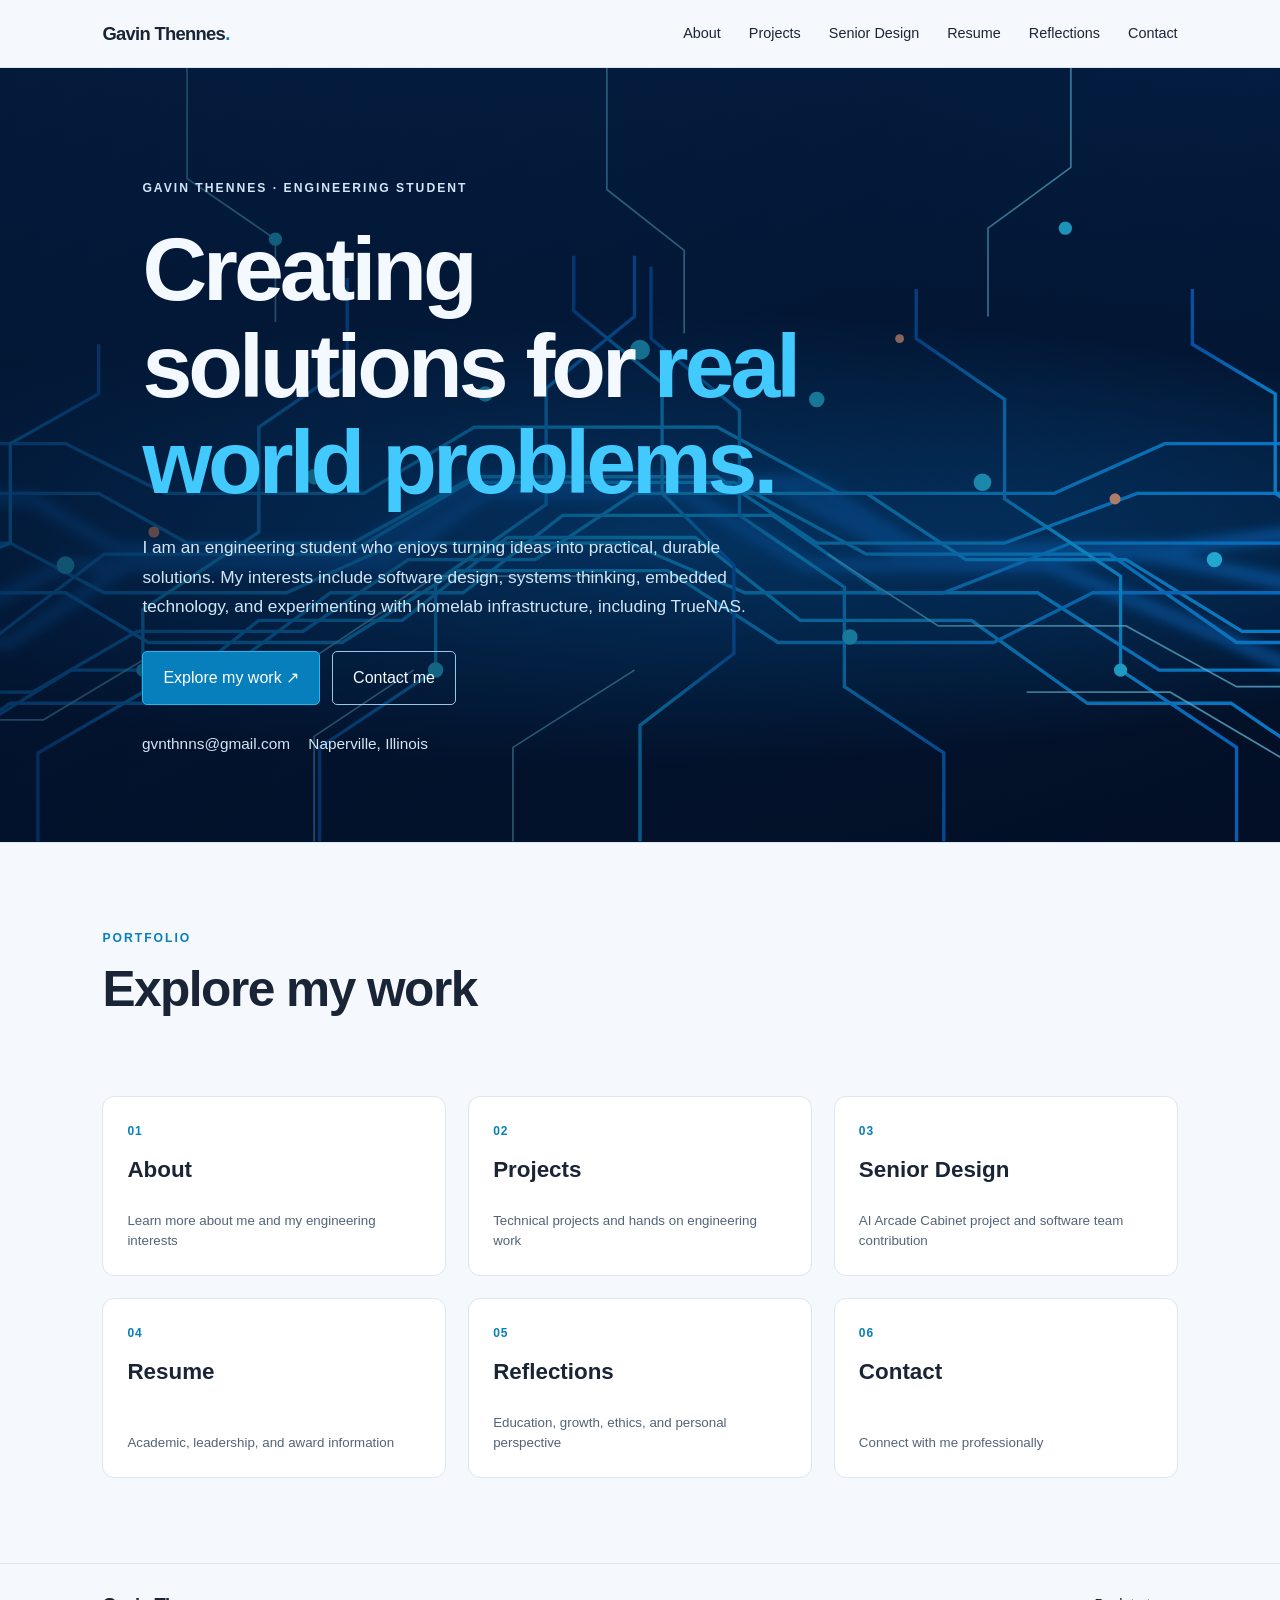
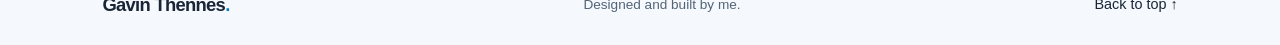
<file: index.html>
<!DOCTYPE html>
<html lang="en">
<head>
  <meta charset="UTF-8">
  <meta name="viewport" content="width=device-width, initial-scale=1.0">
  <meta name="description" content="Engineering portfolio showcasing Gavin Thennes's projects, skills, and academic reflections.">
  <meta name="theme-color" content="#f8f7f4">
  <title>Gavin Thennes | Engineering Portfolio</title>
  <script src="page-transitions.js"></script>
  <link rel="stylesheet" href="style.css">
</head>
<body>
  <header class="navbar">
    <a class="logo" href="index.html">Gavin Thennes<span>.</span></a>
    <nav aria-label="Main navigation">
      <a href="about.html">About</a>
      <a href="projects.html">Projects</a>
      <a href="senior-design.html">Senior Design</a>
      <a href="resume.html">Resume</a>
      <a href="reflections.html">Reflections</a>
      <a href="contact.html">Contact</a>
    </nav>
  </header>

  <main>
    <section class="hero" id="home">
      <div class="circuit-board" aria-hidden="true">
        <svg viewBox="0 0 1600 700" preserveAspectRatio="xMidYMid slice">
          <defs>
            <linearGradient id="board-bg" x1="0" y1="0" x2="1" y2="1">
              <stop offset="0" stop-color="#06366f"/>
              <stop offset="0.52" stop-color="#031b3d"/>
              <stop offset="1" stop-color="#020d20"/>
            </linearGradient>
            <linearGradient id="trace" x1="0" y1="0" x2="1" y2="0">
              <stop stop-color="#0864c7"/>
              <stop offset="0.5" stop-color="#10b9ff"/>
              <stop offset="1" stop-color="#0873dc"/>
            </linearGradient>
            <linearGradient id="copy-shade" x1="0" y1="0" x2="1" y2="0">
              <stop stop-color="#020e24" stop-opacity=".72"/>
              <stop offset=".64" stop-color="#020e24" stop-opacity=".45"/>
              <stop offset="1" stop-color="#020e24" stop-opacity="0"/>
            </linearGradient>
            <filter id="trace-glow" x="-30%" y="-30%" width="160%" height="160%">
              <feGaussianBlur stdDeviation="5"/>
            </filter>
            <radialGradient id="horizon-glow">
              <stop stop-color="#0789ed" stop-opacity=".55"/>
              <stop offset="1" stop-color="#0789ed" stop-opacity="0"/>
            </radialGradient>
          </defs>
          <rect width="1600" height="700" fill="url(#board-bg)"/>
          <ellipse cx="800" cy="425" rx="870" ry="205" fill="url(#horizon-glow)"/>
          <g fill="none" stroke="#078cff" stroke-width="13" opacity=".45" filter="url(#trace-glow)">
            <path d="M-50 610 280 450h290l90-65h180l110 65h220l480 200"/>
            <path d="M-30 520h260l120-80h220l110-65h240l120 65h220l390 80"/>
            <path d="M-50 390h300l75 45h220l100-60h310l95 60h230l370-45"/>
          </g>
          <g fill="none" stroke="url(#trace)" stroke-width="3">
            <path d="M-60 650h180l110-75h130l95-75h130l95-75h170l95 75h155l105 75h130l110 75h260"/>
            <path d="M-50 610h230l105-65h140l95-70h120l90-70h190l100 70h140l110 70h155l120 65h140"/>
            <path d="M-50 565h300l95-55h150l95-65h115l90-60h210l90 60h145l105 65h180l250 55"/>
            <path d="M-50 520h260l105-80h220l110-65h240l120 65h220l115 80h310"/>
            <path d="M-50 475h330l75 45h175l105-65h190l100 65h195l90-45h250"/>
            <path d="M-50 430h280l85 45h165l100-45h210l105 45h180l115-45h350"/>
            <path d="M-50 385h360l80 45h150l110-60h220l90 60h170l120-45h390"/>
            <path d="M-50 340h330l90 45h180l100-60h220l110 60h195l100-45h350"/>
            <path d="M40 700V610l80-45v-90l110-45v-90l80-45V250"/>
            <path d="M255 700v-80l95-55v-75l105-70v-95l80-55V190"/>
            <path d="M510 700v-85l105-70v-80l100-70v-105l80-65V170"/>
            <path d="M800 700v-105l85-65v-80l-65-65v-100l-80-65V170"/>
            <path d="M1075 700v-80l-90-60v-90l-95-65v-95l-80-65V180"/>
            <path d="M1340 700v-85l-105-70v-85l-105-70v-90l-80-55V200"/>
            <path d="M1570 700v-95l-100-60v-95l-95-65v-90l-75-45V200"/>
          </g>
          <g fill="none" stroke="#73ddff" stroke-width="1.5" opacity=".75">
            <path d="M0 590h260l100-60h150l105-70h150m-260 240v-95l90-60m90 155v-85l110-70"/>
            <path d="M1600 560h-260l-100-55h-170l-100-65m630 190h-210l-110-65h-130"/>
            <path d="M390 0v100l80 55v75m300-230v110l70 55v75m350-240v90l-75 55v80"/>
          </g>
          <g fill="#2bd2ff">
            <circle cx="280" cy="450" r="8"/><circle cx="505" cy="370" r="7"/>
            <circle cx="660" cy="295" r="7"/><circle cx="800" cy="255" r="9"/>
            <circle cx="960" cy="300" r="7"/><circle cx="1110" cy="375" r="8"/>
            <circle cx="1320" cy="445" r="7"/><circle cx="350" cy="545" r="6"/>
            <circle cx="615" cy="545" r="7"/><circle cx="990" cy="515" r="7"/>
            <circle cx="1235" cy="545" r="6"/><circle cx="470" cy="155" r="6"/>
            <circle cx="1185" cy="145" r="6"/>
          </g>
          <g fill="#f5a987">
            <circle cx="360" cy="420" r="5"/><circle cx="1230" cy="390" r="5"/>
            <circle cx="1035" cy="245" r="4"/>
          </g>
          <rect width="1600" height="700" fill="url(#copy-shade)"/>
        </svg>
      </div>
      <div class="hero-content">
        <div class="hero-copy">
          <p class="eyebrow">Gavin Thennes · ENGINEERING STUDENT</p>
          <h1>Creating<br>solutions for <span>real world problems.</span></h1>
          <p class="intro">
            I am an engineering student who enjoys turning ideas into practical, durable solutions.
            My interests include software design, systems thinking, embedded technology, and
            experimenting with homelab infrastructure, including TrueNAS.
          </p>
          <div class="hero-actions">
            <a class="button primary" href="projects.html">Explore my work ↗</a>
            <a class="button secondary" href="contact.html">Contact me</a>
          </div>
          <ul class="contact-inline" aria-label="Contact information">
            <li><a href="mailto:gvnthnns@gmail.com">gvnthnns@gmail.com</a></li>
            <li>Naperville, Illinois</li>
          </ul>
        </div>
      </div>
    </section>

    <section class="section">
      <div class="section-heading">
        <div>
          <p class="eyebrow">PORTFOLIO</p>
          <h2>Explore my work</h2>
        </div>
      </div>

      <div class="card-links">
        <a class="mini-link" href="about.html">
          <span>01</span>
          <strong>About</strong>
          <small>Learn more about me and my engineering interests</small>
        </a>
        <a class="mini-link" href="projects.html">
          <span>02</span>
          <strong>Projects</strong>
          <small>Technical projects and hands on engineering work</small>
        </a>
        <a class="mini-link" href="senior-design.html">
          <span>03</span>
          <strong>Senior Design</strong>
          <small>AI Arcade Cabinet project and software team contribution</small>
        </a>
        <a class="mini-link" href="resume.html">
          <span>04</span>
          <strong>Resume</strong>
          <small>Academic, leadership, and award information</small>
        </a>
        <a class="mini-link" href="reflections.html">
          <span>05</span>
          <strong>Reflections</strong>
          <small>Education, growth, ethics, and personal perspective</small>
        </a>
        <a class="mini-link" href="contact.html">
          <span>06</span>
          <strong>Contact</strong>
          <small>Connect with me professionally</small>
        </a>
      </div>
    </section>
  </main>

  <footer>
    <a class="logo" href="index.html">Gavin Thennes<span>.</span></a>
    <p>Designed and built by me.</p>
    <a href="index.html">Back to top ↑</a>
  </footer>
</body>
</html>
</file>
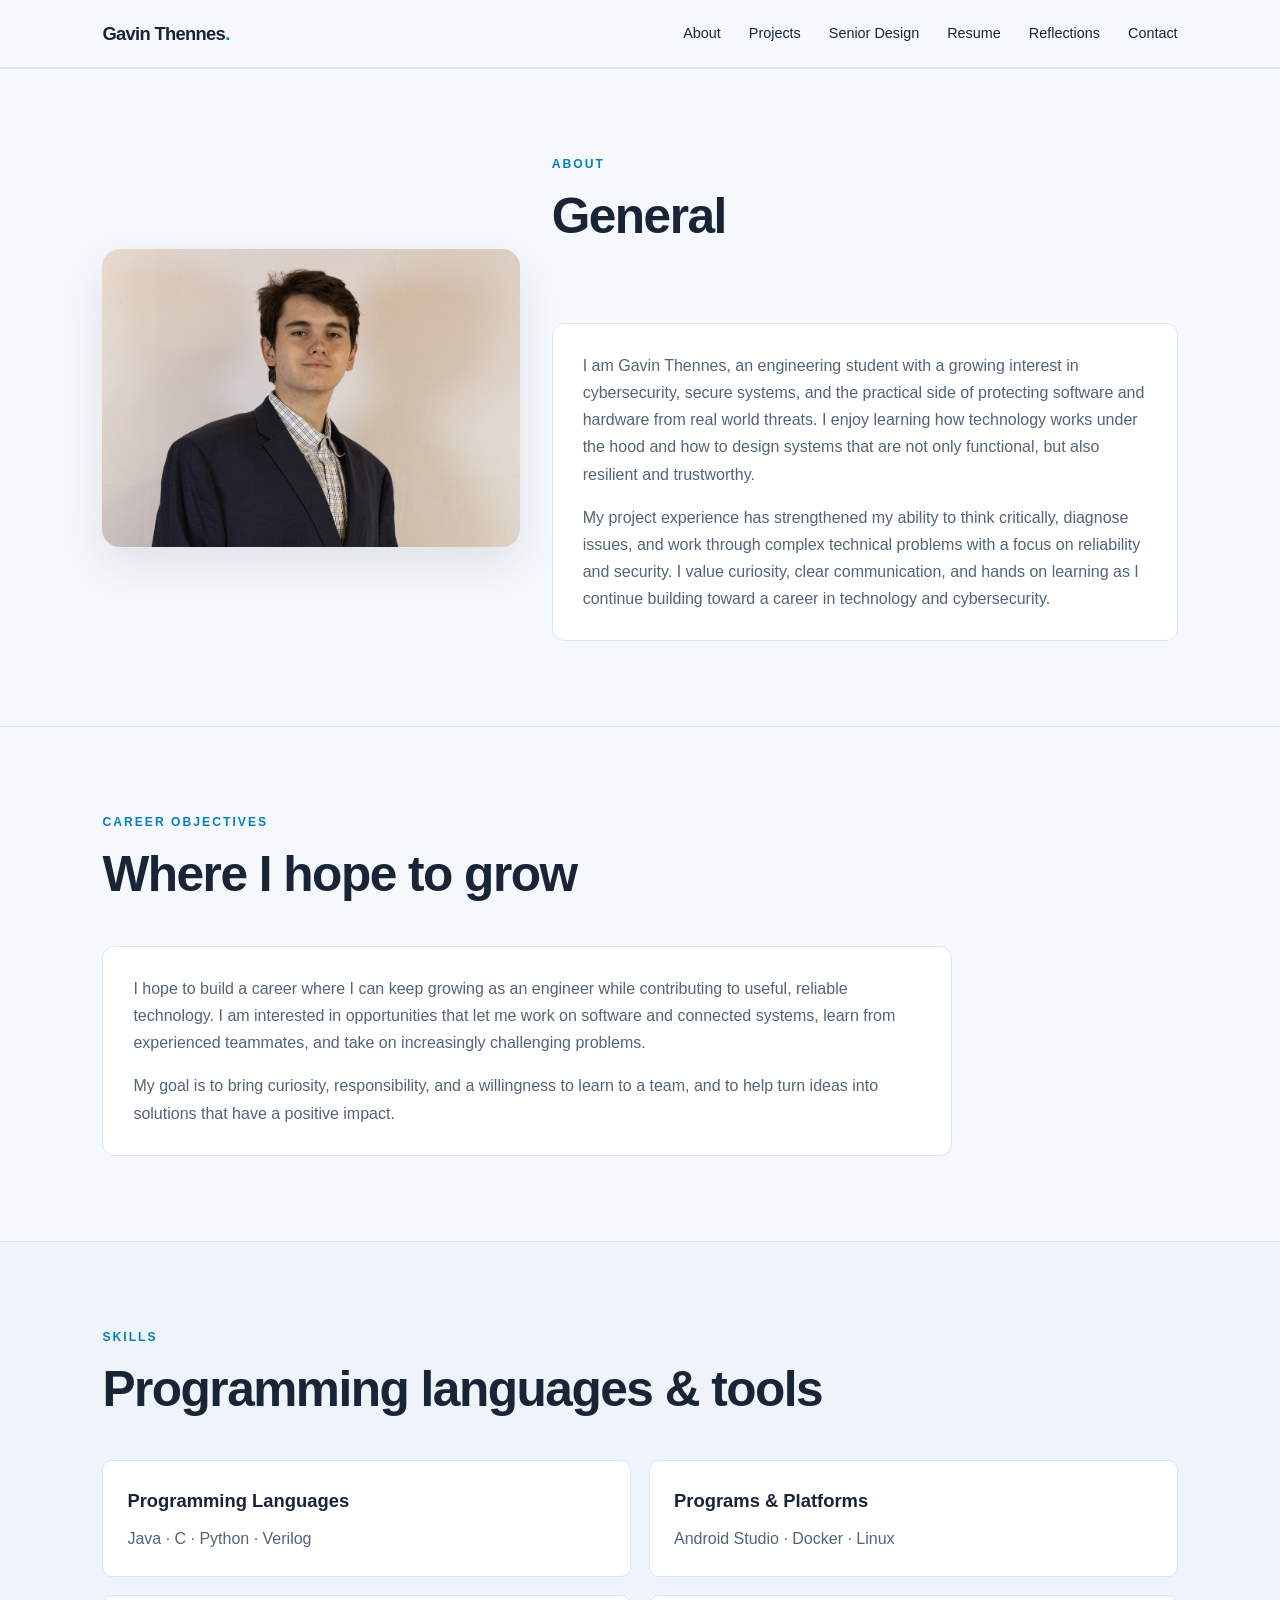
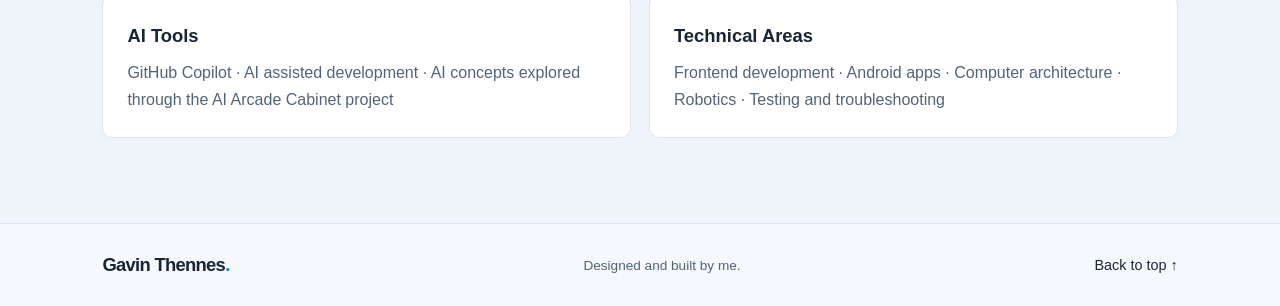
<file: about.html>
<!DOCTYPE html>
<html lang="en">
<head>
  <meta charset="UTF-8">
  <meta name="viewport" content="width=device-width, initial-scale=1.0">
  <title>About | Gavin Thennes</title>
  <script src="page-transitions.js"></script>
  <link rel="stylesheet" href="style.css">
</head>
<body>
  <header class="navbar">
    <a class="logo" href="index.html">Gavin Thennes<span>.</span></a>
    <nav aria-label="Main navigation">
      <a href="about.html">About</a>
      <a href="projects.html">Projects</a>
      <a href="senior-design.html">Senior Design</a>
      <a href="resume.html">Resume</a>
      <a href="reflections.html">Reflections</a>
      <a href="contact.html">Contact</a>
    </nav>
  </header>

  <main>
    <section class="section">
      <div class="about-layout">
        <div class="about-portrait">
          <img src="assets/NA1A6889.jpg" alt="Portrait of Gavin Thennes" />
        </div>
        <div class="about-copy">
          <div class="section-heading">
            <div>
              <p class="eyebrow">About</p>
              <h2>General</h2>
            </div>
          </div>
          <div class="narrative-box">
            <p>
              I am Gavin Thennes, an engineering student with a growing interest in cybersecurity,
              secure systems, and the practical side of protecting software and hardware from real
              world threats. I enjoy learning how technology works under the hood and how to design
              systems that are not only functional, but also resilient and trustworthy.
            </p>
            <p>
              My project experience has strengthened my ability to think critically, diagnose issues,
              and work through complex technical problems with a focus on reliability and security.
              I value curiosity, clear communication, and hands on learning as I continue building
              toward a career in technology and cybersecurity.
            </p>
          </div>
        </div>
      </div>
    </section>

    <section class="section about-objective">
      <p class="eyebrow">Career Objectives</p>
      <h2>Where I hope to grow</h2>
      <div class="narrative-box">
        <p>
          I hope to build a career where I can keep growing as an engineer while contributing to
          useful, reliable technology. I am interested in opportunities that let me work on
          software and connected systems, learn from experienced teammates, and take on increasingly
          challenging problems.
        </p>
        <p>
          My goal is to bring curiosity, responsibility, and a willingness to learn to a team, and
          to help turn ideas into solutions that have a positive impact.
        </p>
      </div>
    </section>

    <section class="section about-skills">
      <p class="eyebrow">Skills</p>
      <h2>Programming languages &amp; tools</h2>
      <div class="about-skills-grid">
        <article class="about-skill-card">
          <h3>Programming Languages</h3>
          <p>Java · C · Python · Verilog</p>
        </article>
        <article class="about-skill-card">
          <h3>Programs &amp; Platforms</h3>
          <p>Android Studio · Docker · Linux</p>
        </article>
        <article class="about-skill-card">
          <h3>AI Tools</h3>
          <p>GitHub Copilot · AI assisted development · AI concepts explored through the AI Arcade Cabinet project</p>
        </article>
        <article class="about-skill-card">
          <h3>Technical Areas</h3>
          <p>Frontend development · Android apps · Computer architecture · Robotics · Testing and troubleshooting</p>
        </article>
      </div>
    </section>
  </main>

  <footer>
    <a class="logo" href="index.html">Gavin Thennes<span>.</span></a>
    <p>Designed and built by me.</p>
    <a href="index.html">Back to top ↑</a>
  </footer>
</body>
</html>
</file>
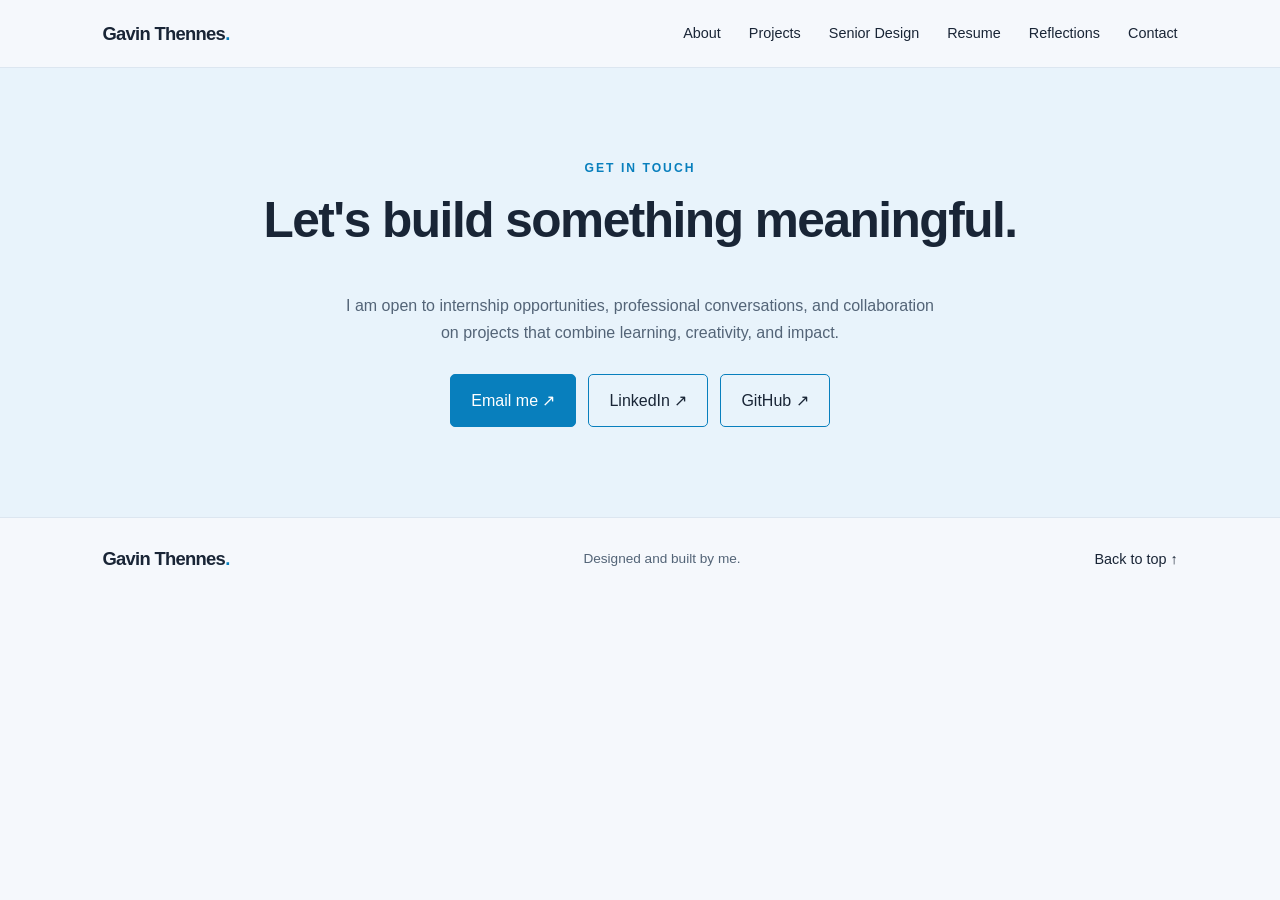
<file: contact.html>
<!DOCTYPE html>
<html lang="en">
<head>
  <meta charset="UTF-8">
  <meta name="viewport" content="width=device-width, initial-scale=1.0">
  <title>Contact | Gavin Thennes</title>
  <script src="page-transitions.js"></script>
  <link rel="stylesheet" href="style.css">
</head>
<body>
  <header class="navbar">
    <a class="logo" href="index.html">Gavin Thennes<span>.</span></a>
    <nav aria-label="Main navigation">
      <a href="about.html">About</a>
      <a href="projects.html">Projects</a>
      <a href="senior-design.html">Senior Design</a>
      <a href="resume.html">Resume</a>
      <a href="reflections.html">Reflections</a>
      <a href="contact.html">Contact</a>
    </nav>
  </header>

  <main>
    <section class="contact">
      <p class="eyebrow">Get in touch</p>
      <h2>Let's build something meaningful.</h2>
      <p>
        I am open to internship opportunities, professional conversations, and collaboration
        on projects that combine learning, creativity, and impact.
      </p>
      <div class="contact-links">
        <a class="button primary" href="mailto:gvnthnns@gmail.com">Email me ↗</a>
        <a class="button secondary" href="https://www.linkedin.com/in/gthennes" target="_blank" rel="noopener noreferrer">LinkedIn ↗</a>
        <a class="button secondary" href="https://github.com/gvnthnns" target="_blank" rel="noopener noreferrer">GitHub ↗</a>
      </div>
    </section>
  </main>

  <footer>
    <a class="logo" href="index.html">Gavin Thennes<span>.</span></a>
    <p>Designed and built by me.</p>
    <a href="index.html">Back to top ↑</a>
  </footer>
</body>
</html>
</file>
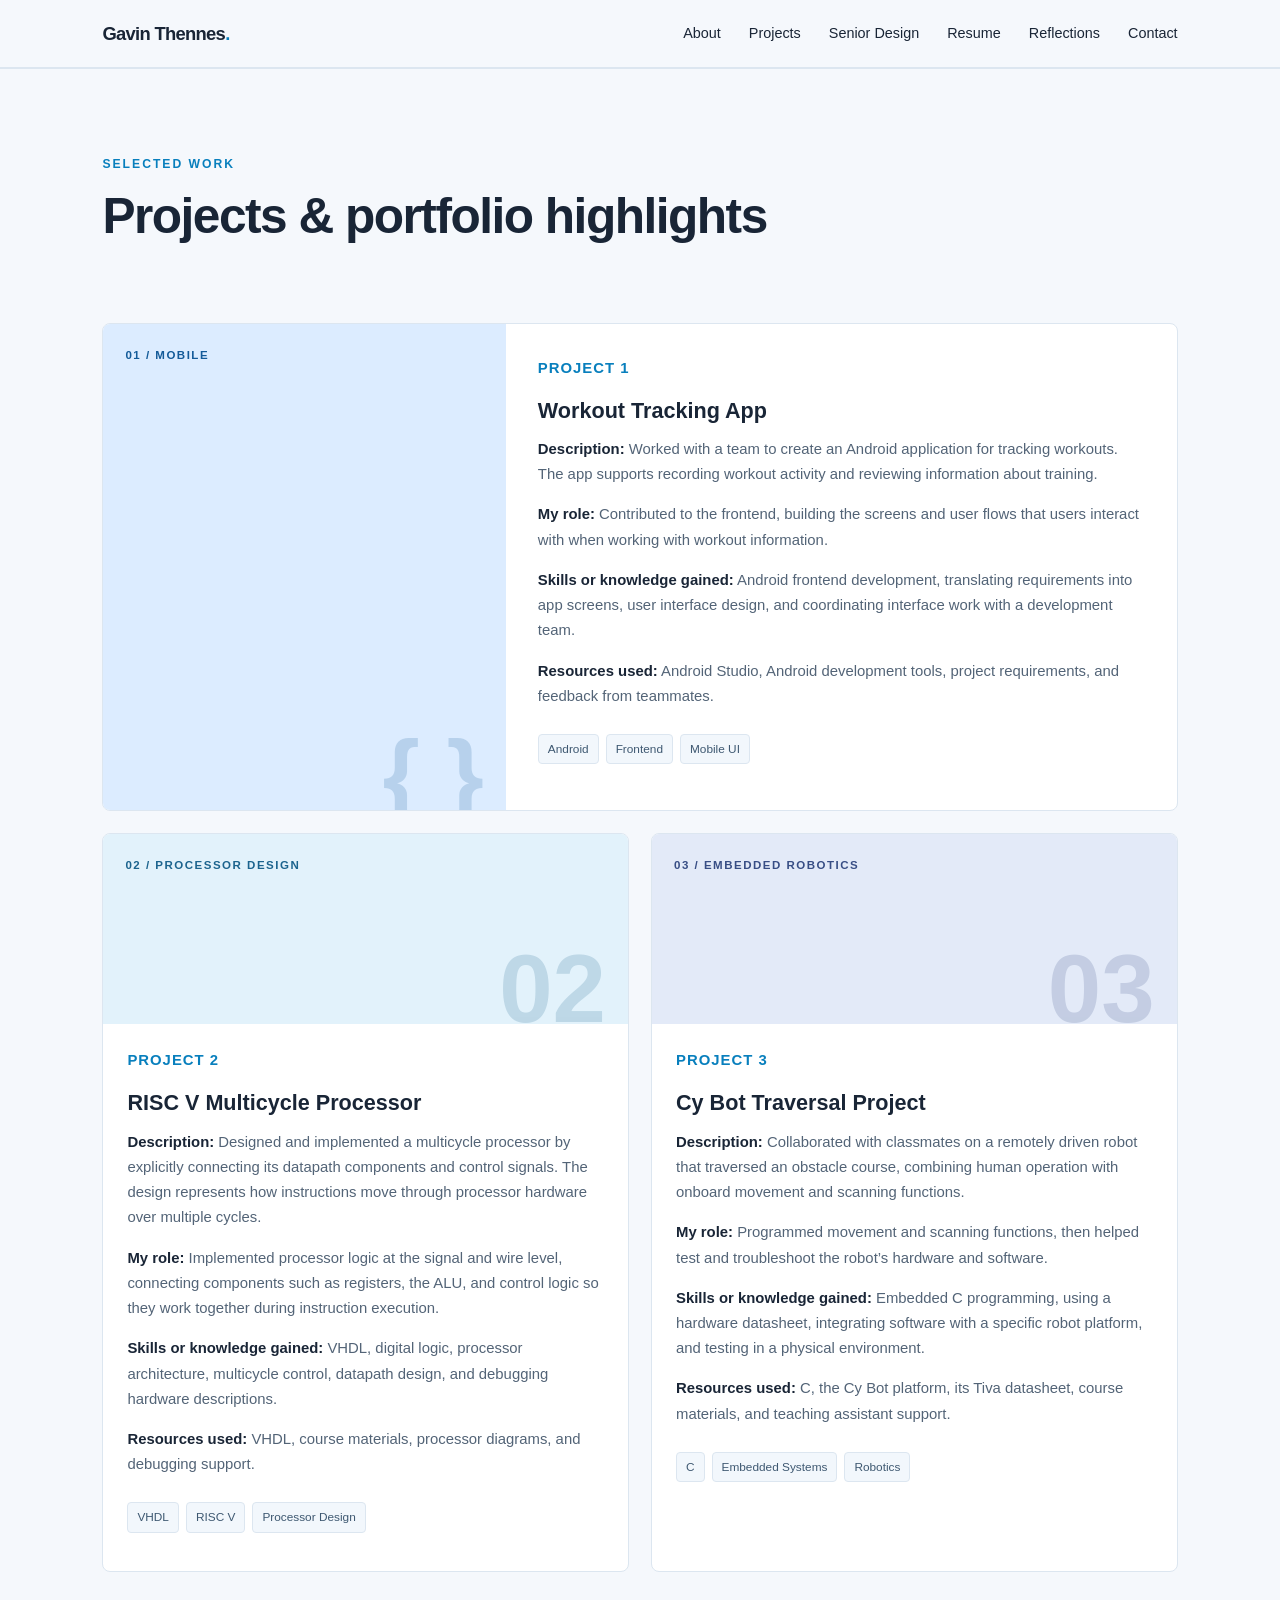
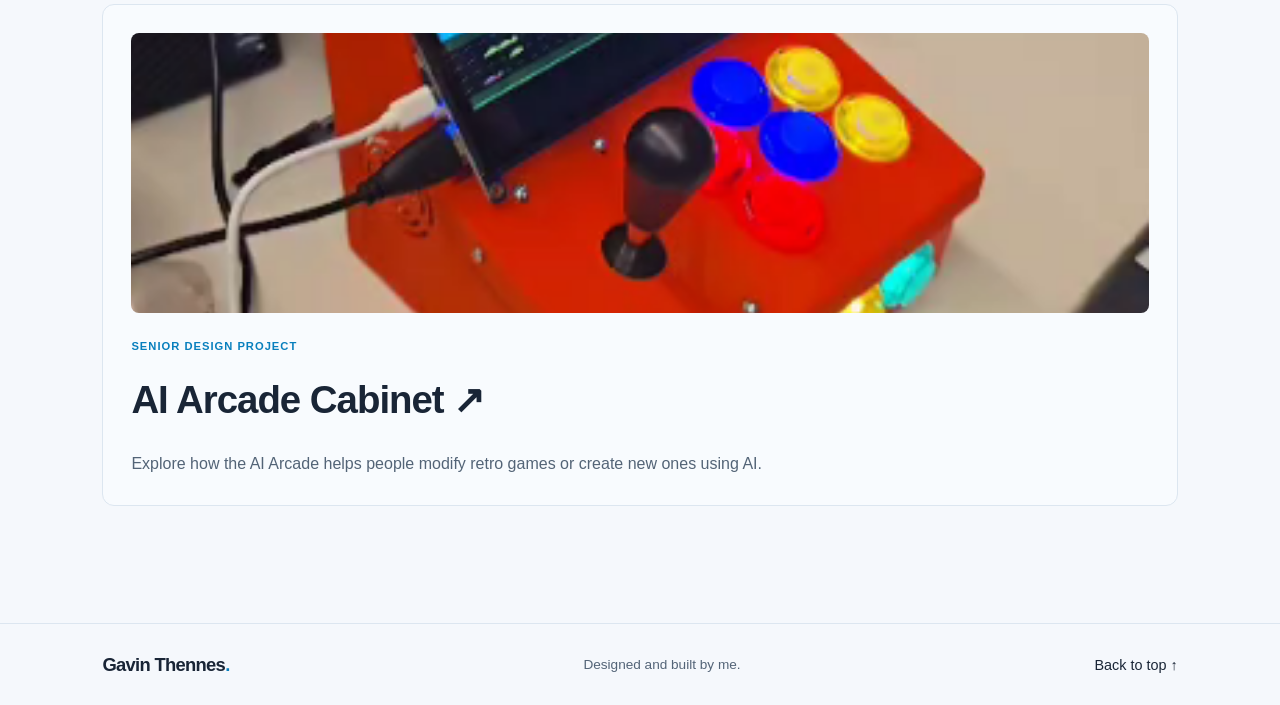
<file: projects.html>
<!DOCTYPE html>
<html lang="en">
<head>
  <meta charset="UTF-8">
  <meta name="viewport" content="width=device-width, initial-scale=1.0">
  <title>Projects | Gavin Thennes</title>
  <script src="page-transitions.js"></script>
  <link rel="stylesheet" href="style.css">
</head>
<body>
  <header class="navbar">
    <a class="logo" href="index.html">Gavin Thennes<span>.</span></a>
    <nav aria-label="Main navigation">
      <a href="about.html">About</a>
      <a href="projects.html">Projects</a>
      <a href="senior-design.html">Senior Design</a>
      <a href="resume.html">Resume</a>
      <a href="reflections.html">Reflections</a>
      <a href="contact.html">Contact</a>
    </nav>
  </header>

  <main>
    <section class="section">
      <div class="section-heading">
        <div>
          <p class="eyebrow">Selected Work</p>
          <h2>Projects &amp; portfolio highlights</h2>
        </div>
      </div>

      <div class="project-grid">
        <article class="project-card project-card-featured">
          <div class="project-art art-one">
            <span>01 / MOBILE</span><span class="art-symbol">{ }</span>
          </div>
          <div class="project-info">
            <p class="project-type">Project 1</p>
            <h3>Workout Tracking App</h3>
            <p><strong>Description:</strong> Worked with a team to create an Android application for tracking workouts. The app supports recording workout activity and reviewing information about training.</p>
            <p><strong>My role:</strong> Contributed to the frontend, building the screens and user flows that users interact with when working with workout information.</p>
            <p><strong>Skills or knowledge gained:</strong> Android frontend development, translating requirements into app screens, user interface design, and coordinating interface work with a development team.</p>
            <p><strong>Resources used:</strong> Android Studio, Android development tools, project requirements, and feedback from teammates.</p>
            <div class="tags"><span>Android</span><span>Frontend</span><span>Mobile UI</span></div>
          </div>
        </article>

        <article class="project-card">
          <div class="project-art art-two">
            <span>02 / PROCESSOR DESIGN</span><span class="art-symbol">02</span>
          </div>
          <div class="project-info">
            <p class="project-type">Project 2</p>
            <h3>RISC V Multicycle Processor</h3>
            <p><strong>Description:</strong> Designed and implemented a multicycle processor by explicitly connecting its datapath components and control signals. The design represents how instructions move through processor hardware over multiple cycles.</p>
            <p><strong>My role:</strong> Implemented processor logic at the signal and wire level, connecting components such as registers, the ALU, and control logic so they work together during instruction execution.</p>
            <p><strong>Skills or knowledge gained:</strong> VHDL, digital logic, processor architecture, multicycle control, datapath design, and debugging hardware descriptions.</p>
            <p><strong>Resources used:</strong> VHDL, course materials, processor diagrams, and debugging support.</p>
            <div class="tags"><span>VHDL</span><span>RISC V</span><span>Processor Design</span></div>
          </div>
        </article>

        <article class="project-card">
          <div class="project-art art-three">
            <span>03 / EMBEDDED ROBOTICS</span><span class="art-symbol">03</span>
          </div>
          <div class="project-info">
            <p class="project-type">Project 3</p>
            <h3>Cy Bot Traversal Project</h3>
            <p><strong>Description:</strong> Collaborated with classmates on a remotely driven robot that traversed an obstacle course, combining human operation with onboard movement and scanning functions.</p>
            <p><strong>My role:</strong> Programmed movement and scanning functions, then helped test and troubleshoot the robot’s hardware and software.</p>
            <p><strong>Skills or knowledge gained:</strong> Embedded C programming, using a hardware datasheet, integrating software with a specific robot platform, and testing in a physical environment.</p>
            <p><strong>Resources used:</strong> C, the Cy Bot platform, its Tiva datasheet, course materials, and teaching assistant support.</p>
            <div class="tags"><span>C</span><span>Embedded Systems</span><span>Robotics</span></div>
          </div>
        </article>

      </div>
      <a class="feature-project project-page-link senior-design-link" href="senior-design.html">
        <img
          class="senior-design-thumbnail"
          src="assets/Screenshot%202026-10-09%20151513.png"
          alt=""
        >
        <div class="feature-project-header">
          <p class="project-type">Senior Design Project</p>
          <h3>AI Arcade Cabinet ↗</h3>
        </div>
        <p>Explore how the AI Arcade helps people modify retro games or create new ones using AI.</p>
      </a>
    </section>
  </main>

  <footer>
    <a class="logo" href="index.html">Gavin Thennes<span>.</span></a>
    <p>Designed and built by me.</p>
    <a href="index.html">Back to top ↑</a>
  </footer>
</body>
</html>
</file>
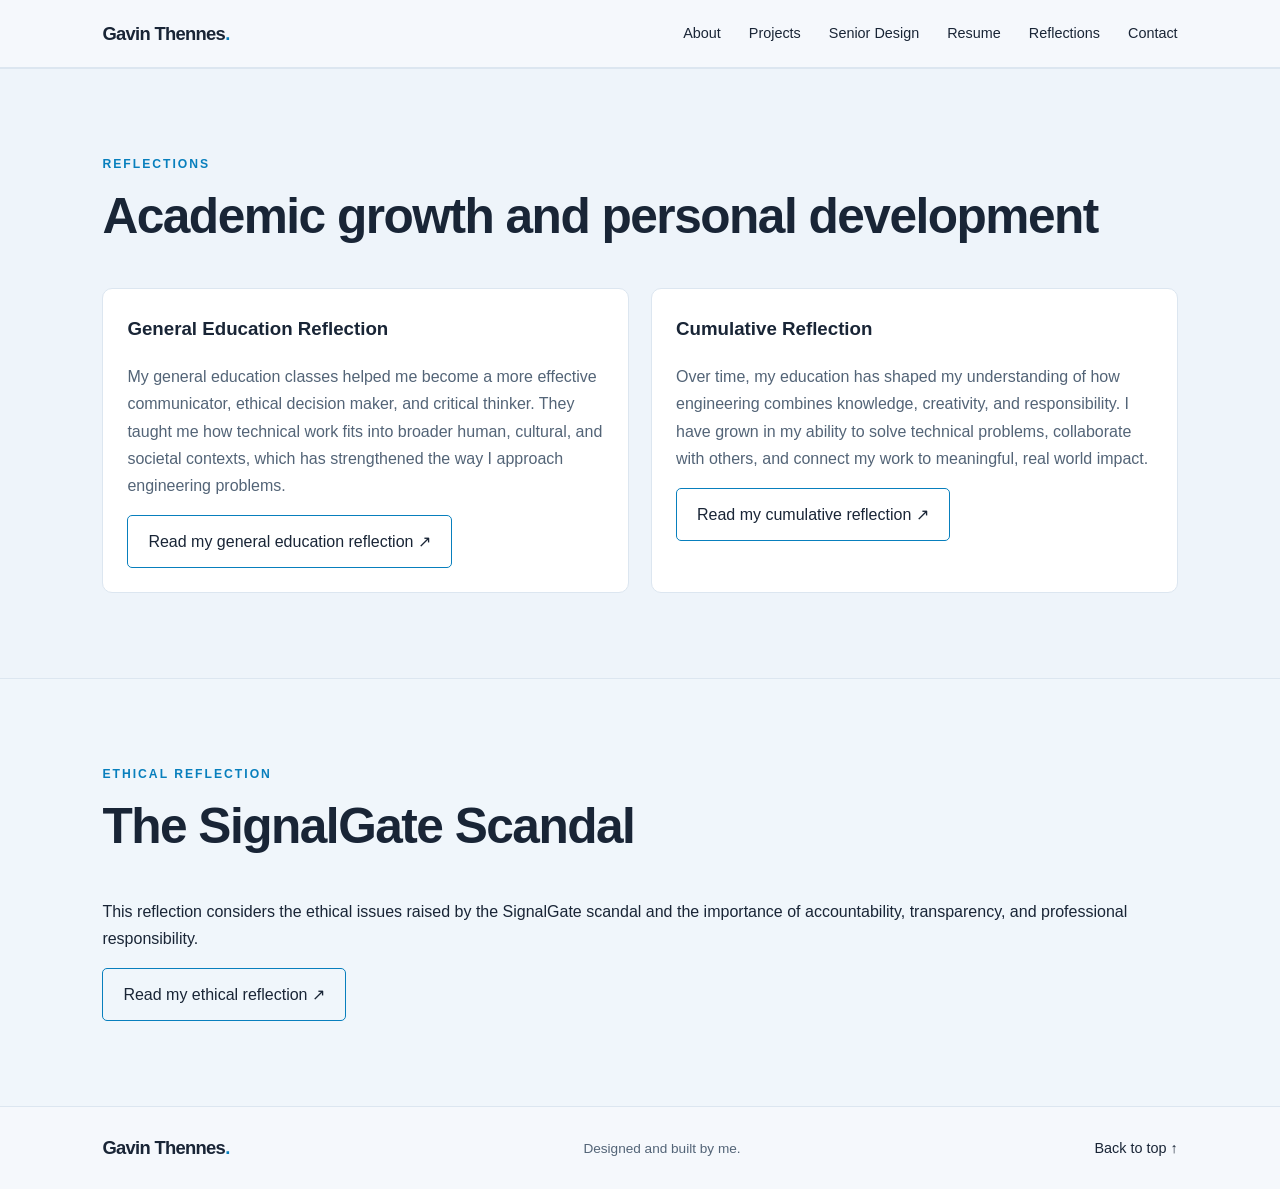
<file: reflections.html>
<!DOCTYPE html>
<html lang="en">
<head>
  <meta charset="UTF-8">
  <meta name="viewport" content="width=device-width, initial-scale=1.0">
  <title>Reflections | Gavin Thennes</title>
  <script src="page-transitions.js"></script>
  <link rel="stylesheet" href="style.css">
</head>
<body>
  <header class="navbar">
    <a class="logo" href="index.html">Gavin Thennes<span>.</span></a>
    <nav aria-label="Main navigation">
      <a href="about.html">About</a>
      <a href="projects.html">Projects</a>
      <a href="senior-design.html">Senior Design</a>
      <a href="resume.html">Resume</a>
      <a href="reflections.html">Reflections</a>
      <a href="contact.html">Contact</a>
    </nav>
  </header>

  <main>
    <section class="section reflections">
      <p class="eyebrow">Reflections</p>
      <h2>Academic growth and personal development</h2>
      <div class="reflection-grid">
        <article class="reflection-card">
          <h3>General Education Reflection</h3>
          <p>
            My general education classes helped me become a more effective communicator,
            ethical decision maker, and critical thinker. They taught me how technical work
            fits into broader human, cultural, and societal contexts, which has strengthened
            the way I approach engineering problems.
          </p>
          <a class="button secondary" href="assets/General-Education-Reflection.pdf" target="_blank" rel="noopener noreferrer">Read my general education reflection ↗</a>
        </article>
        <article class="reflection-card">
          <h3>Cumulative Reflection</h3>
          <p>
            Over time, my education has shaped my understanding of how engineering combines
            knowledge, creativity, and responsibility. I have grown in my ability to solve
            technical problems, collaborate with others, and connect my work to meaningful,
            real world impact.
          </p>
          <a class="button secondary" href="assets/Cumulative-Reflection.pdf" target="_blank" rel="noopener noreferrer">Read my cumulative reflection ↗</a>
        </article>
      </div>
    </section>

    <section class="section ethic-section">
      <p class="eyebrow">Ethical Reflection</p>
      <h2>The SignalGate Scandal</h2>
      <p>
        This reflection considers the ethical issues raised by the SignalGate scandal and the
        importance of accountability, transparency, and professional responsibility.
      </p>
      <a class="button secondary" href="assets/SignalGate-Ethical-Reflection.pdf" target="_blank" rel="noopener noreferrer">Read my ethical reflection ↗</a>
    </section>

  </main>

  <footer>
    <a class="logo" href="index.html">Gavin Thennes<span>.</span></a>
    <p>Designed and built by me.</p>
    <a href="index.html">Back to top ↑</a>
  </footer>
</body>
</html>
</file>
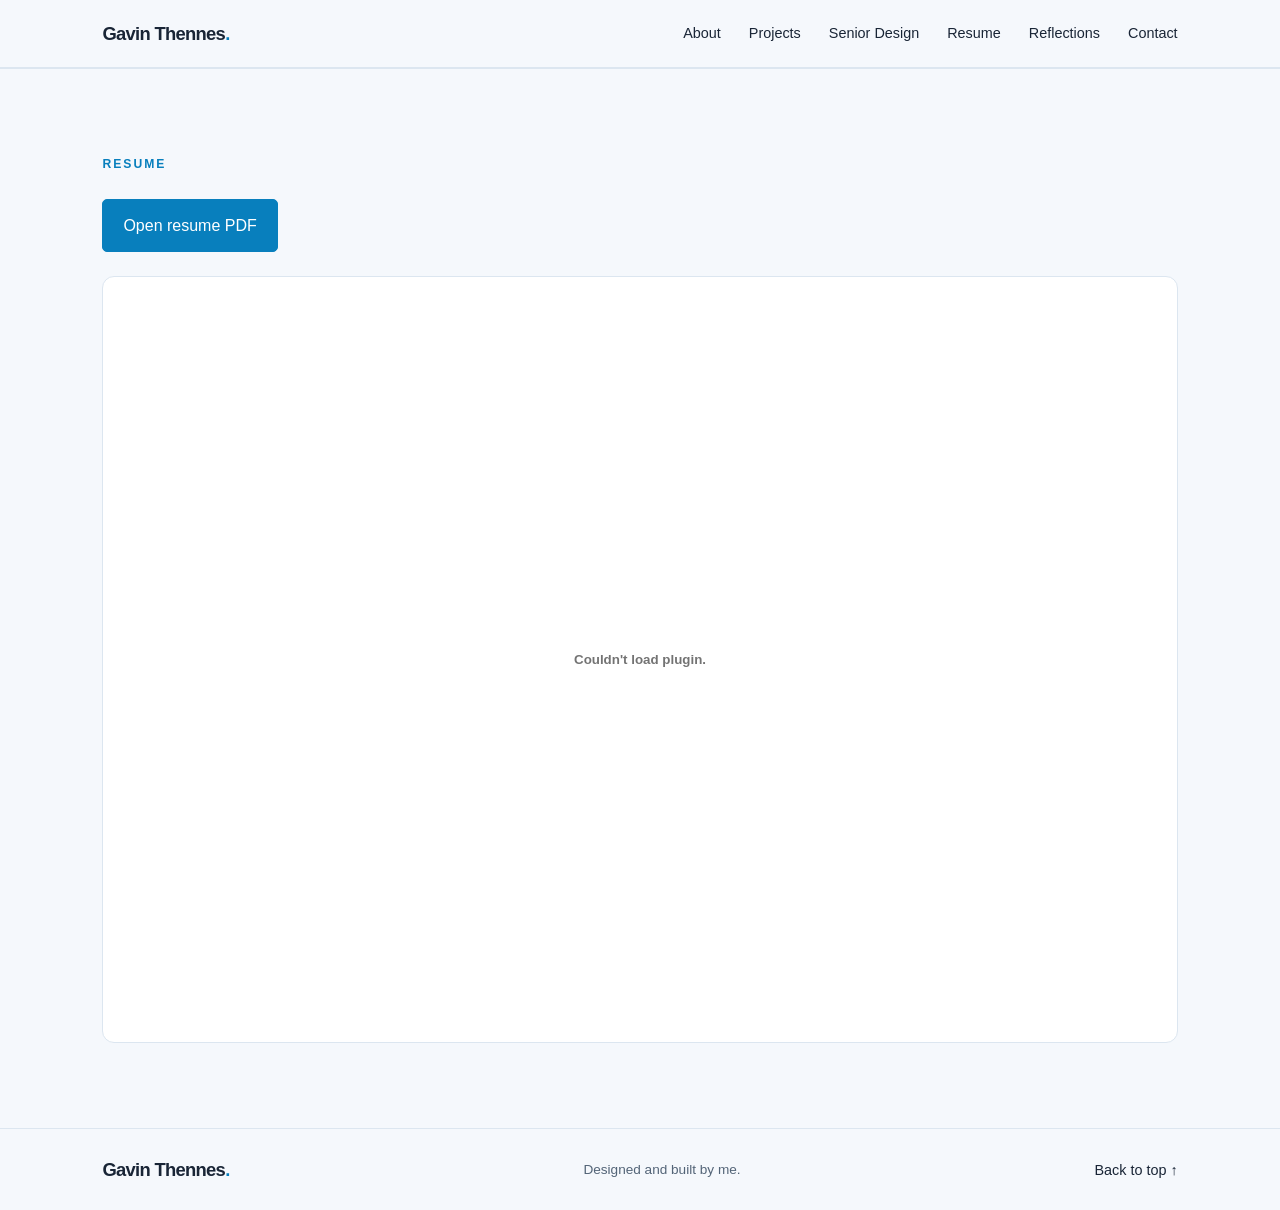
<file: resume.html>
<!DOCTYPE html>
<html lang="en">
<head>
  <meta charset="UTF-8">
  <meta name="viewport" content="width=device-width, initial-scale=1.0">
  <title>Resume | Gavin Thennes</title>
  <script src="page-transitions.js"></script>
  <link rel="stylesheet" href="style.css">
</head>
<body>
  <header class="navbar">
    <a class="logo" href="index.html">Gavin Thennes<span>.</span></a>
    <nav aria-label="Main navigation">
      <a href="about.html">About</a>
      <a href="projects.html">Projects</a>
      <a href="senior-design.html">Senior Design</a>
      <a href="resume.html">Resume</a>
      <a href="reflections.html">Reflections</a>
      <a href="contact.html">Contact</a>
    </nav>
  </header>

  <main>
    <section class="section">
      <p class="eyebrow">Resume</p>
      <div class="resume-cta">
        <a class="button primary" href="assets/Gavin-Thennes-Resume.pdf" target="_blank" rel="noopener noreferrer">Open resume PDF</a>
      </div>
      <div class="resume-viewer">
        <embed src="assets/Gavin-Thennes-Resume.pdf" type="application/pdf" width="100%" height="1100px" aria-label="Resume PDF preview">
      </div>
    </section>
  </main>

  <footer>
    <a class="logo" href="index.html">Gavin Thennes<span>.</span></a>
    <p>Designed and built by me.</p>
    <a href="index.html">Back to top ↑</a>
  </footer>
</body>
</html>
</file>
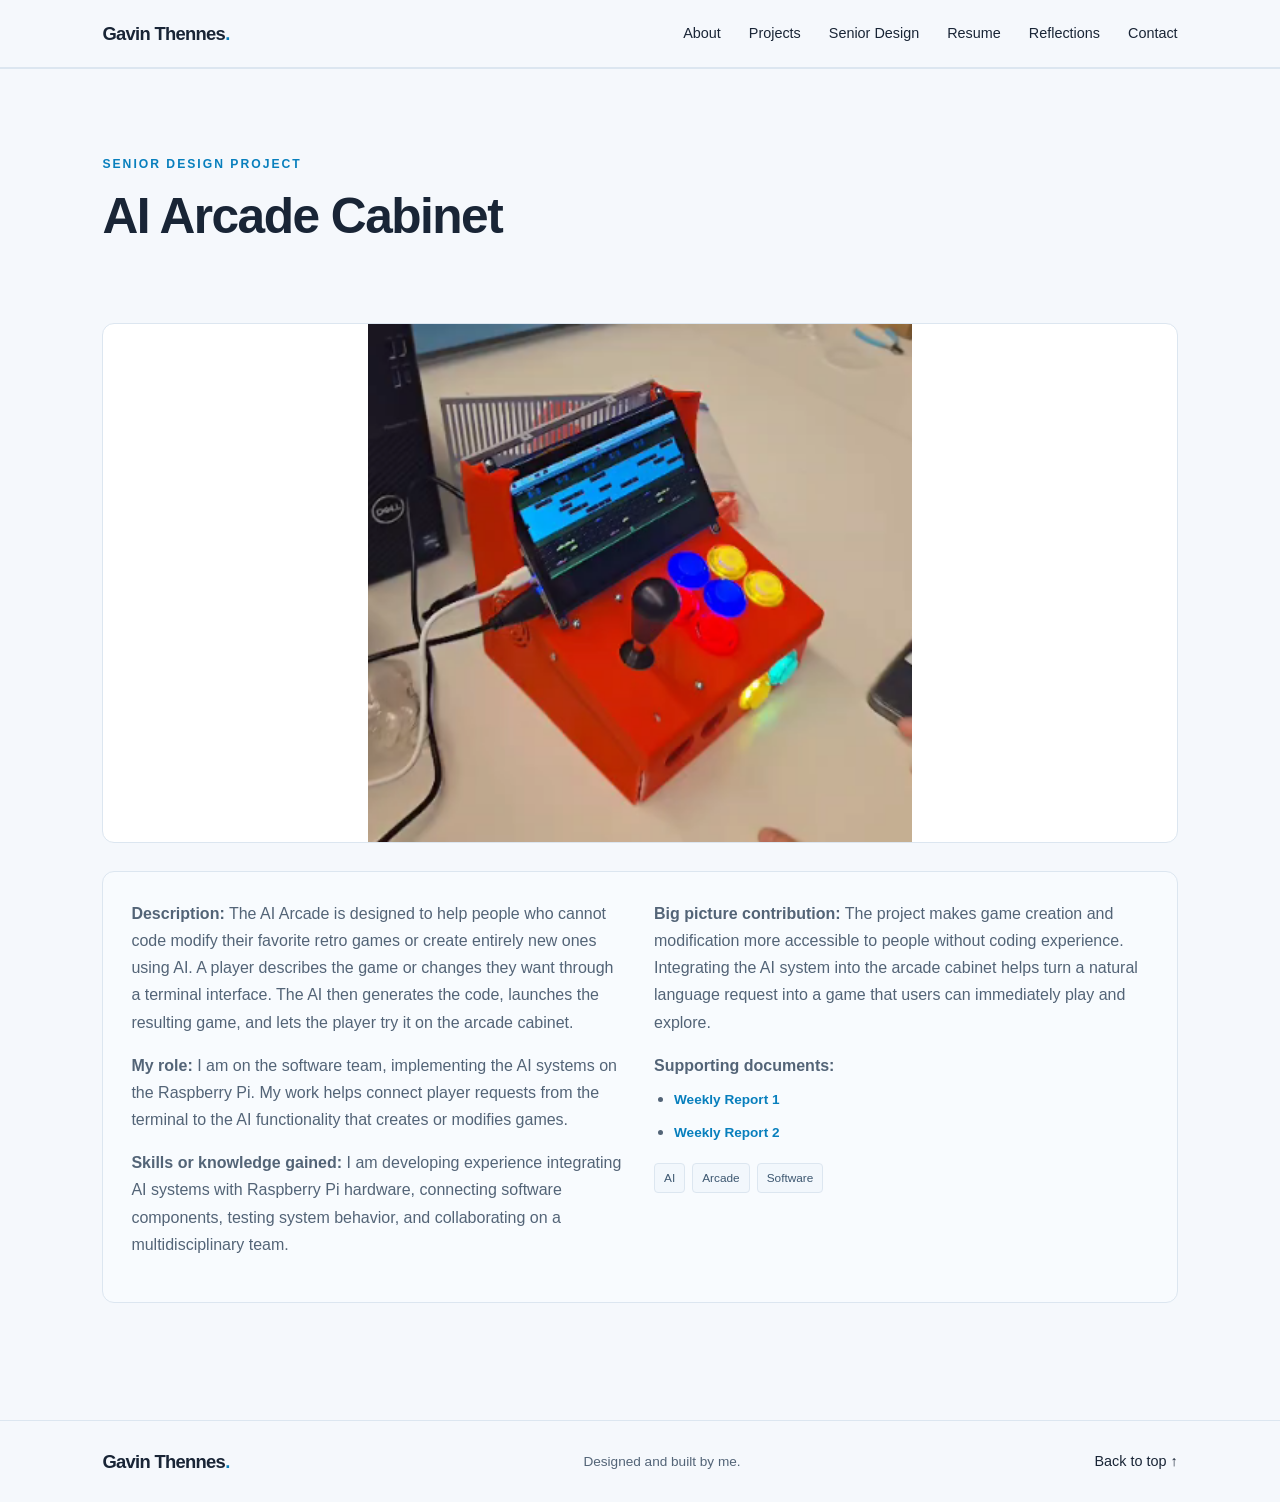
<file: senior-design.html>
<!DOCTYPE html>
<html lang="en">
<head>
  <meta charset="UTF-8">
  <meta name="viewport" content="width=device-width, initial-scale=1.0">
  <meta name="description" content="Gavin Thennes's senior design project: an AI arcade cabinet.">
  <title>Senior Design | Gavin Thennes</title>
  <script src="page-transitions.js"></script>
  <link rel="stylesheet" href="style.css">
</head>
<body>
  <header class="navbar">
    <a class="logo" href="index.html">Gavin Thennes<span>.</span></a>
    <nav aria-label="Main navigation">
      <a href="about.html">About</a>
      <a href="projects.html">Projects</a>
      <a href="senior-design.html">Senior Design</a>
      <a href="resume.html">Resume</a>
      <a href="reflections.html">Reflections</a>
      <a href="contact.html">Contact</a>
    </nav>
  </header>

  <main>
    <section class="section">
      <div class="section-heading">
        <div>
          <p class="eyebrow">Senior Design Project</p>
          <h2>AI Arcade Cabinet</h2>
        </div>
      </div>

      <img
        class="senior-design-photo"
        src="assets/Screenshot%202026-10-09%20151513.png"
        alt="The team's AI arcade cabinet with its screen, joystick, and illuminated buttons"
      >

      <article class="feature-project">
        <div class="feature-grid">
          <div>
            <p><strong>Description:</strong> The AI Arcade is designed to help people who cannot code modify their favorite retro games or create entirely new ones using AI. A player describes the game or changes they want through a terminal interface. The AI then generates the code, launches the resulting game, and lets the player try it on the arcade cabinet.</p>
            <p><strong>My role:</strong> I am on the software team, implementing the AI systems on the Raspberry Pi. My work helps connect player requests from the terminal to the AI functionality that creates or modifies games.</p>
            <p><strong>Skills or knowledge gained:</strong> I am developing experience integrating AI systems with Raspberry Pi hardware, connecting software components, testing system behavior, and collaborating on a multidisciplinary team.</p>
          </div>
          <div>
            <p><strong>Big picture contribution:</strong> The project makes game creation and modification more accessible to people without coding experience. Integrating the AI system into the arcade cabinet helps turn a natural language request into a game that users can immediately play and explore.</p>
            <p><strong>Supporting documents:</strong></p>
            <ul class="document-links">
              <li><a href="assets/Senior-Design-Weekly-Report-1.docx">Weekly Report 1</a></li>
              <li><a href="assets/Senior-Design-Weekly-Report-2.docx">Weekly Report 2</a></li>
            </ul>
            <div class="tags">
              <span>AI</span>
              <span>Arcade</span>
              <span>Software</span>
            </div>
          </div>
        </div>
      </article>

    </section>
  </main>

  <footer>
    <a class="logo" href="index.html">Gavin Thennes<span>.</span></a>
    <p>Designed and built by me.</p>
    <a href="index.html">Back to top ↑</a>
  </footer>
</body>
</html>
</file>
<file: style.css>
/* Personal portfolio — blue and cool-neutral theme */

:root {
  --background: #f5f8fc;
  --surface: #ffffff;
  --text: #192536;
  --muted: #536477;
  --accent: #087fbd;
  --accent-strong: #075f91;
  --border: #dce6f0;
  --soft-blue: #e8f3fb;
  --soft-surface: #eef4fa;
}

html[data-navigation-transition] {
  overflow-x: clip;
}

html[data-page-direction="right"] {
  --page-exit-x: -40%;
  --page-exit-rotation: 5deg;
  --page-exit-x-reduced: -20%;
  --page-enter-x: 100%;
  --page-enter-rotation: -6deg;
}

html[data-page-direction="left"] {
  --page-exit-x: 40%;
  --page-exit-rotation: -5deg;
  --page-exit-x-reduced: 20%;
  --page-enter-x: -100%;
  --page-enter-rotation: 6deg;
}

html {
  --page-depth: -240px;
  --page-scale: 0.8;
  --page-enter-depth: -180px;
  --page-enter-scale: 0.88;
}

html[data-navigation-motion="reduced"] {
  --page-exit-x: var(--page-exit-x-reduced);
  --page-exit-rotation: 0deg;
  --page-depth: -100px;
  --page-scale: 0.92;
  --page-enter-depth: -40px;
  --page-enter-rotation: 0deg;
  --page-enter-scale: 0.97;
}

html[data-navigation-transition="leaving"] body {
  animation: page-recede 520ms cubic-bezier(0.22, 0.72, 0.24, 1) both;
}

html[data-navigation-transition="entering"] body {
  animation: page-enter 760ms cubic-bezier(0.22, 0.72, 0.24, 1) both;
}

* {
  box-sizing: border-box;
}

html {
  scroll-behavior: smooth;
  scroll-padding-top: 90px;
}

body {
  margin: 0;
  background: var(--background);
  color: var(--text);
  font-family: Arial, Helvetica, sans-serif;
  line-height: 1.7;
}

a {
  color: inherit;
  text-decoration: none;
}

a[aria-disabled="true"] {
  cursor: wait;
  opacity: 0.65;
}

a:focus-visible {
  outline: 3px solid var(--accent);
  outline-offset: 4px;
}

img {
  max-width: 100%;
}

.navbar {
  position: sticky;
  top: 0;
  z-index: 10;
  display: flex;
  justify-content: space-between;
  align-items: center;
  gap: 20px;
  padding: 18px 8%;
  background: rgb(245 248 252 / 94%);
  border-bottom: 1px solid var(--border);
  backdrop-filter: blur(12px);
}

.logo {
  font-size: 1.15rem;
  font-weight: 800;
  letter-spacing: -0.7px;
  white-space: nowrap;
}

.logo span {
  color: var(--accent);
}

nav {
  display: flex;
  gap: 28px;
  flex-wrap: wrap;
}

nav a,
footer a {
  font-size: 0.9rem;
  transition: color 220ms ease;
}

nav a:hover,
footer a:hover {
  color: var(--accent);
}

.hero {
  position: relative;
  isolation: isolate;
  overflow: hidden;
  max-width: none;
  min-height: 570px;
  padding: 110px 0 85px;
  background: #03162f;
}

.circuit-board {
  position: absolute;
  z-index: -1;
  inset: 0;
  opacity: 1;
  pointer-events: none;
}

.circuit-board svg {
  display: block;
  width: 100%;
  height: 100%;
}

.hero-content {
  position: relative;
  display: block;
  max-width: 1200px;
  margin: auto;
  padding: 0 8%;
}

.hero-copy {
  max-width: 850px;
}

.hero .eyebrow,
.hero .intro,
.hero .contact-inline {
  color: #d2e6f7;
}

.hero h1 {
  color: #f4f9ff;
}

.hero h1 span {
  color: #42caff;
}

.hero .secondary {
  color: #f4f9ff;
  border-color: #9ac7e6;
}

.hero .secondary:hover {
  background: rgb(255 255 255 / 10%);
}

.hero .primary {
  background: var(--accent);
  border-color: #20b9ef;
}

.hero .primary:hover {
  background: var(--accent-strong);
}

.hero-copy > * {
  animation: hero-enter 700ms cubic-bezier(0.16, 1, 0.3, 1) both;
}

.hero-copy > :nth-child(2) {
  animation-delay: 70ms;
}

.hero-copy > :nth-child(3) {
  animation-delay: 140ms;
}

.hero-copy > :nth-child(4) {
  animation-delay: 210ms;
}

.hero-copy > :nth-child(5) {
  animation-delay: 280ms;
}

.about-layout {
  display: grid;
  grid-template-columns: 0.8fr 1.2fr;
  gap: 32px;
  align-items: center;
}

.about-portrait {
  display: flex;
  justify-content: center;
  align-items: center;
}

.about-portrait img {
  display: block;
  width: min(100%, 430px);
  max-height: 640px;
  object-fit: cover;
  border-radius: 18px;
  box-shadow: 0 18px 45px rgb(32 33 31 / 10%);
}

.about-copy {
  width: 100%;
}

.about-objective .narrative-box {
  max-width: 850px;
}

.about-skills {
  background: var(--soft-surface);
}

.about-skills-grid {
  display: grid;
  grid-template-columns: repeat(2, minmax(0, 1fr));
  gap: 18px;
  margin-top: 28px;
}

.about-skill-card {
  padding: 24px;
  border: 1px solid var(--border);
  border-radius: 10px;
  background: var(--surface);
}

.about-skill-card h3 {
  margin-bottom: 8px;
  font-size: 1.15rem;
}

.about-skill-card p {
  margin-bottom: 0;
  color: var(--muted);
}

.eyebrow {
  color: var(--accent);
  font-size: 0.76rem;
  font-weight: 700;
  letter-spacing: 2px;
  text-transform: uppercase;
}

h1,
h2,
h3,
h4,
p,
ul {
  margin-top: 0;
}

h1 {
  margin: 22px 0;
  font-size: clamp(3rem, 7vw, 5.7rem);
  line-height: 1.08;
  letter-spacing: -4px;
}

h2 {
  font-size: clamp(2rem, 4vw, 3.1rem);
  line-height: 1.2;
  letter-spacing: -1.5px;
}

h1 span {
  color: var(--accent);
}

.intro {
  max-width: 610px;
  color: var(--muted);
  font-size: 1.08rem;
}

.contact-inline {
  display: flex;
  flex-wrap: wrap;
  gap: 18px;
  margin: 26px 0 0;
  padding: 0;
  list-style: none;
  color: var(--muted);
  font-size: 0.96rem;
}

.hero-actions {
  display: flex;
  flex-wrap: wrap;
  gap: 12px;
  margin-top: 30px;
}

.button {
  display: inline-block;
  padding: 12px 20px;
  border: 1px solid var(--accent);
  border-radius: 5px;
  transition: transform 260ms cubic-bezier(0.2, 0.8, 0.2, 1),
    background 260ms ease, box-shadow 260ms ease;
}

.button:hover {
  transform: translateY(-2px);
  box-shadow: 0 8px 20px rgb(8 127 189 / 20%);
}

.primary {
  background: var(--accent);
  color: #ffffff;
}

.primary:hover {
  background: var(--accent-strong);
}

.secondary {
  background: transparent;
}

.section {
  padding: 85px 8%;
  border-top: 1px solid var(--border);
  scroll-margin-top: 90px;
}

.section-heading {
  display: flex;
  justify-content: space-between;
  align-items: end;
  gap: 20px;
  margin-bottom: 35px;
}

.card-links {
  display: grid;
  grid-template-columns: repeat(3, minmax(0, 1fr));
  gap: 22px;
}

.mini-link {
  display: flex;
  flex-direction: column;
  gap: 10px;
  min-height: 180px;
  padding: 24px;
  border: 1px solid var(--border);
  border-radius: 12px;
  background: var(--surface);
  transition: transform 320ms cubic-bezier(0.2, 0.8, 0.2, 1),
    box-shadow 320ms ease, border-color 320ms ease;
}

.mini-link:hover {
  transform: translateY(-4px);
  box-shadow: 0 12px 30px rgb(32 33 31 / 7%);
  border-color: #9bc8e7;
}

.mini-link span {
  color: var(--accent);
  font-size: 0.75rem;
  font-weight: 700;
  letter-spacing: 1px;
}

.mini-link strong {
  font-size: 1.4rem;
  color: var(--text);
}

.mini-link small {
  margin-top: auto;
  color: var(--muted);
  line-height: 1.5;
}

.narrative-box {
  padding: 28px 30px;
  border: 1px solid var(--border);
  border-radius: 12px;
  background: var(--surface);
  color: var(--muted);
}

.narrative-box p:last-child {
  margin-bottom: 0;
}

.feature-project {
  margin-bottom: 32px;
  padding: 28px;
  border: 1px solid var(--border);
  border-radius: 12px;
  background: #f8fbfe;
}

.project-page-link {
  display: block;
  color: inherit;
  transition: transform 320ms cubic-bezier(0.2, 0.8, 0.2, 1),
    box-shadow 320ms ease, border-color 320ms ease;
}

.project-page-link:hover {
  transform: translateY(-3px);
  box-shadow: 0 12px 30px rgb(32 33 31 / 7%);
}

.project-page-link > p {
  margin-bottom: 0;
  color: var(--muted);
}

.feature-project-header {
  margin-bottom: 18px;
}

.feature-project h3 {
  margin: 8px 0 0;
  font-size: clamp(1.7rem, 3vw, 2.4rem);
  letter-spacing: -1px;
}

.feature-grid {
  display: grid;
  grid-template-columns: repeat(2, minmax(0, 1fr));
  gap: 28px;
  color: var(--muted);
}

.document-links {
  display: grid;
  gap: 6px;
  margin: -10px 0 18px;
  padding-left: 20px;
}

.document-links a {
  color: var(--accent);
  font-weight: 700;
}

.project-type {
  color: var(--accent);
  font-size: 0.7rem;
  font-weight: 700;
  letter-spacing: 1px;
  text-transform: uppercase;
}

.project-grid {
  display: grid;
  grid-template-columns: repeat(2, minmax(0, 1fr));
  gap: 22px;
}

.project-card {
  display: flex;
  flex-direction: column;
  overflow: hidden;
  background: var(--surface);
  border: 1px solid var(--border);
  border-radius: 8px;
  transition: transform 320ms cubic-bezier(0.2, 0.8, 0.2, 1),
    box-shadow 320ms ease, border-color 320ms ease;
}

.project-card-featured {
  grid-column: 1 / -1;
  display: grid;
  grid-template-columns: minmax(220px, 0.75fr) minmax(0, 1.25fr);
}

.project-card-featured .project-art {
  min-height: 100%;
}

.project-card-featured .project-info {
  padding: 32px;
}

.project-card:hover {
  transform: translateY(-5px);
  box-shadow: 0 12px 30px rgb(32 33 31 / 7%);
  border-color: #9bc8e7;
}

.project-art > * {
  transition: transform 420ms cubic-bezier(0.2, 0.8, 0.2, 1);
}

.project-card:hover .art-symbol {
  transform: scale(1.12) rotate(-4deg);
}

.project-art {
  position: relative;
  display: flex;
  justify-content: space-between;
  align-items: flex-start;
  min-height: 190px;
  padding: 22px;
  overflow: hidden;
}

.project-art > span:first-child {
  font-size: 0.72rem;
  font-weight: 700;
  letter-spacing: 1.5px;
}

.art-one {
  background: #dcecff;
  color: #145b99;
}

.art-two {
  background: #e2f2fb;
  color: #1c648e;
}

.art-three {
  background: #e3eaf8;
  color: #384e85;
}

.art-symbol {
  position: absolute;
  right: 22px;
  bottom: -22px;
  font-size: 6rem;
  font-weight: 800;
  line-height: 1.2;
  opacity: 0.18;
}

.project-info {
  display: flex;
  flex: 1;
  flex-direction: column;
  padding: 24px;
  color: var(--muted);
}

.project-info h3 {
  margin: 0 0 12px;
  font-size: 1.35rem;
  line-height: 1.35;
  color: var(--text);
}

.project-info p {
  font-size: 0.93rem;
}

.project-info strong {
  color: var(--text);
}

.tags {
  display: flex;
  flex-wrap: wrap;
  gap: 7px;
  margin: 10px 0 14px;
}

.tags span {
  padding: 4px 9px;
  border: 1px solid var(--border);
  border-radius: 4px;
  background: #f2f7fc;
  color: #3e5871;
  font-size: 0.74rem;
}

.project-info a,
.feature-grid a {
  margin-top: auto;
  padding-top: 8px;
  color: var(--accent);
  font-size: 0.85rem;
  font-weight: 700;
}

.experience-list {
  display: grid;
  gap: 24px;
}

.experience-item {
  padding: 28px;
  border: 1px solid var(--border);
  border-radius: 12px;
  background: var(--surface);
}

.experience-meta {
  display: flex;
  justify-content: space-between;
  gap: 16px;
  margin-bottom: 12px;
  color: var(--accent);
  font-size: 0.8rem;
  font-weight: 700;
  letter-spacing: 0.08em;
  text-transform: uppercase;
}

.experience-item h3 {
  margin-bottom: 12px;
  font-size: 1.7rem;
}

.experience-item ul,
.resume-columns ul {
  padding-left: 18px;
  color: var(--muted);
}

.mini-grid {
  display: grid;
  grid-template-columns: repeat(2, minmax(0, 1fr));
  gap: 20px;
  margin: 24px 0;
}

.mini-grid h4 {
  margin-bottom: 8px;
  font-size: 1rem;
}

.mini-grid p {
  margin-bottom: 0;
  color: var(--muted);
}

.senior-design-link {
  margin-top: 32px;
}

.senior-design-photo {
  display: block;
  width: 100%;
  max-height: 520px;
  margin: 0 auto 28px;
  border: 1px solid var(--border);
  border-radius: 12px;
  background: var(--surface);
  object-fit: contain;
  transition: box-shadow 320ms ease, border-color 320ms ease;
}

.senior-design-photo:hover {
  border-color: #9bc8e7;
  box-shadow: 0 16px 38px rgb(8 73 127 / 14%);
}

.senior-design-thumbnail {
  display: block;
  width: 100%;
  max-height: 280px;
  margin-bottom: 24px;
  border-radius: 8px;
  object-fit: cover;
  object-position: center 58%;
}

.resume-viewer {
  margin-top: 24px;
  border: 1px solid var(--border);
  border-radius: 12px;
  overflow: hidden;
  background: var(--surface);
}

.resume-viewer embed {
  display: block;
  width: 100%;
  height: min(1100px, 85vh);
  min-height: 560px;
}

.resume-cta {
  margin-top: 24px;
}

.reflections {
  background: var(--soft-surface);
}

.reflection-grid {
  display: grid;
  grid-template-columns: repeat(2, minmax(0, 1fr));
  gap: 22px;
  margin-top: 24px;
}

.reflection-card {
  padding: 24px;
  border: 1px solid var(--border);
  border-radius: 10px;
  background: var(--surface);
  transition: transform 320ms cubic-bezier(0.2, 0.8, 0.2, 1),
    box-shadow 320ms ease, border-color 320ms ease;
}

.reflection-card:hover {
  transform: translateY(-4px);
  border-color: #9bc8e7;
  box-shadow: 0 12px 30px rgb(32 33 31 / 7%);
}

.reflection-card p {
  color: var(--muted);
}

.ethic-section {
  background: #f0f6fb;
}

.comments blockquote {
  margin: 0;
  padding: 28px 32px;
  border-left: 4px solid var(--accent);
  background: var(--surface);
  color: var(--muted);
  font-size: 1.05rem;
  line-height: 1.8;
}

.contact {
  padding: 90px 8%;
  background: var(--soft-blue);
  text-align: center;
  scroll-margin-top: 90px;
}

.contact > p:not(.eyebrow) {
  max-width: 600px;
  margin-right: auto;
  margin-left: auto;
  color: var(--muted);
}

.contact-links {
  display: flex;
  justify-content: center;
  flex-wrap: wrap;
  gap: 12px;
  margin-top: 28px;
}

.about-skill-card {
  transition: transform 320ms cubic-bezier(0.2, 0.8, 0.2, 1),
    box-shadow 320ms ease, border-color 320ms ease;
}

.about-skill-card:hover {
  transform: translateY(-3px);
  border-color: #9bc8e7;
  box-shadow: 0 10px 24px rgb(32 33 31 / 6%);
}

footer {
  display: flex;
  justify-content: space-between;
  align-items: center;
  gap: 16px;
  padding: 25px 8%;
  border-top: 1px solid var(--border);
}

footer p {
  margin: 0;
  color: var(--muted);
  font-size: 0.85rem;
}

@supports (animation-timeline: view()) {
  .mini-link,
  .project-card,
  .reflection-card,
  .about-skill-card,
  .experience-item {
    animation: card-enter 1ms linear both;
    animation-timeline: view();
    animation-range: entry 0% entry 30%;
  }
}

@keyframes page-enter {
  from {
    opacity: 0.9;
    transform: perspective(1400px) translate3d(var(--page-enter-x), 0, var(--page-enter-depth, -100px))
      rotateY(var(--page-enter-rotation)) scale(var(--page-enter-scale, 0.82));
  }

  72% {
    opacity: 0.9;
    transform: perspective(1400px) translate3d(0, 0, var(--page-enter-depth, -100px))
      rotateY(0) scale(var(--page-enter-scale, 0.88));
  }

  92% {
    opacity: 1;
    transform: perspective(1400px) translate3d(0, 0, 0)
      rotateY(0) scale(1);
  }

  to {
    opacity: 1;
    transform: none;
  }
}

@keyframes page-recede {
  48% {
    opacity: 0.86;
    transform: perspective(1400px) translate3d(0, 0, var(--page-depth, -240px))
      rotateY(0) scale(var(--page-scale, 0.8));
  }

  to {
    opacity: 0.62;
    transform: perspective(1400px) translate3d(var(--page-exit-x), 0, var(--page-depth, -220px))
      rotateY(var(--page-exit-rotation)) scale(var(--page-scale, 0.84));
  }
}

@keyframes hero-enter {
  from {
    opacity: 0;
    translate: 0 18px;
  }

  to {
    opacity: 1;
    translate: 0 0;
  }
}

@keyframes card-enter {
  from {
    opacity: 0;
    translate: 0 22px;
  }

  to {
    opacity: 1;
    translate: 0 0;
  }
}

@media (max-width: 900px) {
  .feature-grid,
  .about-skills-grid,
  .resume-columns,
  .reflection-grid,
  .mini-grid {
    grid-template-columns: 1fr;
  }
}

@media (max-width: 760px) {
  .navbar {
    padding: 16px 5%;
    flex-wrap: wrap;
    gap: 14px;
  }

  nav {
    gap: 15px;
    flex-wrap: wrap;
  }

  nav a {
    font-size: 0.82rem;
  }

  .hero {
    min-height: auto;
    padding: 85px 0;
  }

  .hero-content {
    padding: 0 6%;
  }

  h1 {
    letter-spacing: -2px;
  }

  .section {
    padding: 65px 6%;
  }

  .section-heading {
    align-items: flex-start;
    flex-direction: column;
  }

  .about-layout {
    grid-template-columns: 1fr;
  }

  .about-portrait img {
    width: min(100%, 360px);
  }

  .project-grid {
    grid-template-columns: 1fr;
  }

  .project-card-featured {
    grid-template-columns: 1fr;
  }

  .project-card:last-child {
    grid-column: auto;
  }

  .project-art {
    min-height: 170px;
  }

  .contact {
    padding: 70px 6%;
  }

  .contact-links {
    align-items: stretch;
    flex-direction: column;
    max-width: 260px;
    margin-right: auto;
    margin-left: auto;
  }

  .contact-links .button {
    text-align: center;
  }

  footer {
    padding: 24px 6%;
    flex-wrap: wrap;
  }
}

@media (prefers-reduced-motion: reduce) {
  html {
    scroll-behavior: auto;
  }

  .circuit-board {
    animation: none !important;
    clip-path: none !important;
  }

  *,
  *::before,
  *::after {
    transition-duration: 0.01ms !important;
    animation-duration: 0.01ms !important;
    animation-iteration-count: 1 !important;
    animation-timeline: auto !important;
    translate: none !important;
  }

  html[data-navigation-transition="leaving"] body {
    animation-name: page-recede !important;
    animation-duration: 360ms !important;
  }

  html[data-navigation-transition="entering"] body {
    animation-name: page-enter !important;
    animation-duration: 600ms !important;
  }
}

@keyframes circuit-wipe {
  from {
    clip-path: inset(0);
  }

  to {
    clip-path: inset(0 0 0 100%);
  }
}

@supports (animation-timeline: scroll()) {
  .circuit-board {
    animation: circuit-wipe 1s linear both;
    animation-timeline: scroll(root block);
    animation-range: 0px 570px;
  }
}
</file>
